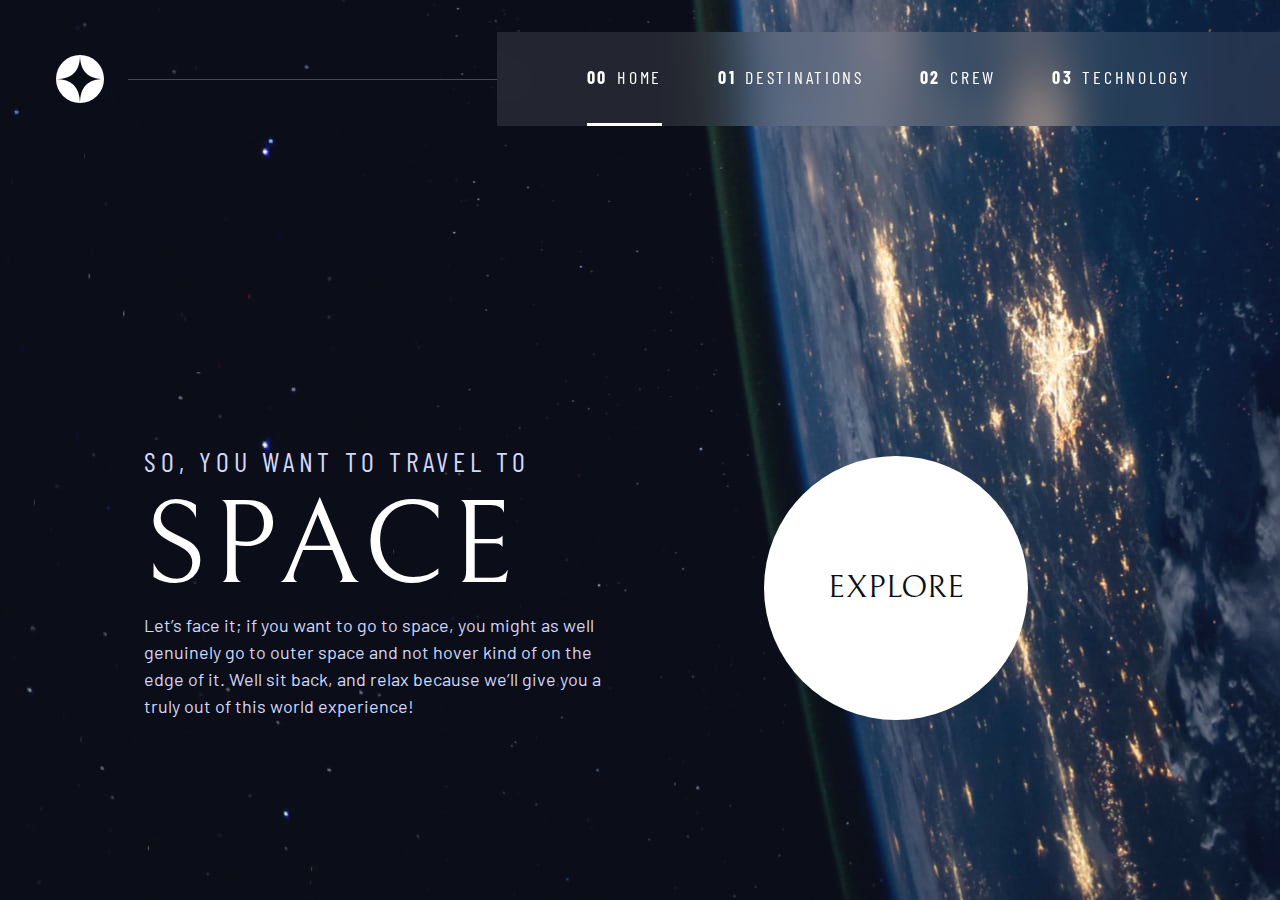
<file: index.html>
<!DOCTYPE html>
<html lang="en">

<head>
  <meta charset="UTF-8">
  <meta name="viewport" content="width=device-width, initial-scale=1.0">

  <link rel="icon" type="image/png" sizes="32x32" href="./assets/favicon-32x32.png">

  <title>Frontend Mentor | Space tourism website</title>
  <link rel="stylesheet" href="style.css">

  <script defer src="script.js"></script>
</head>

<body class="home">
  <a class="skip-to-content" href="#main">Skip to content</a>

  <header class=" primary-header flex">
    <div>
      <img src="./assets/shared/logo.svg" alt='space toursim logo' class="logo">
    </div>
    <button class="mobile-nav-toggle" aria-controls="primary-navigation"><span class="sr-only"
        aria-expanded="false">Menu</span></button>
    <nav>
      <ul id='primary-navigation' data-visible="false" class="primary-navigation underline-indicators flex">
        <li class="active"><a class="ff-sans-cond uppercase text-white letter-spacing-2" href="index.html"><span
              aria-hidden="true">00</span>Home</a>
        </li>
        <li><a class="ff-sans-cond uppercase text-white letter-spacing-2" href="destination.html"><span
              aria-hidden="true">01</span>Destinations</a>
        </li>
        <li><a class="ff-sans-cond uppercase text-white letter-spacing-2" href="crew.html"><span
              aria-hidden="true">02</span>Crew</a></li>
        <li><a class="ff-sans-cond uppercase text-white letter-spacing-2" href="technology.html"><span
              aria-hidden="true">03</span>Technology</a>
        </li>
      </ul>
    </nav>
  </header>

  <!-- try my own approach -->
  <!-- For Flex---- <div class="container flex even-columns" style="max-width: 60rem;"> -->


  <main id="main" class="grid-container grid-container--home">
    <div>
      <h1 class="text-accent fs-500 ff-sans-cond uppercase letter-spacing-1">So, you want to travel to
        <span class="fs-900 ff-serif text-white d-block"> Space</span>
      </h1>
      <p class="text-accent">Let’s face it; if you want to go to space, you might as well genuinely go to outer space
        and not hover kind of
        on the edge of it. Well sit back, and relax because we’ll give you a truly out of this world experience!
      </p>
    </div>
    <!-- For Flex---- <div style="display:flex; justify-content: flex-end; align-items: start;"> -->
    <div>
      <a href="destination.html" class="large-button uppercase ff-serif text-dark bg-white">Explore</a>
    </div>
  </main>

</body>

</html>
</file>
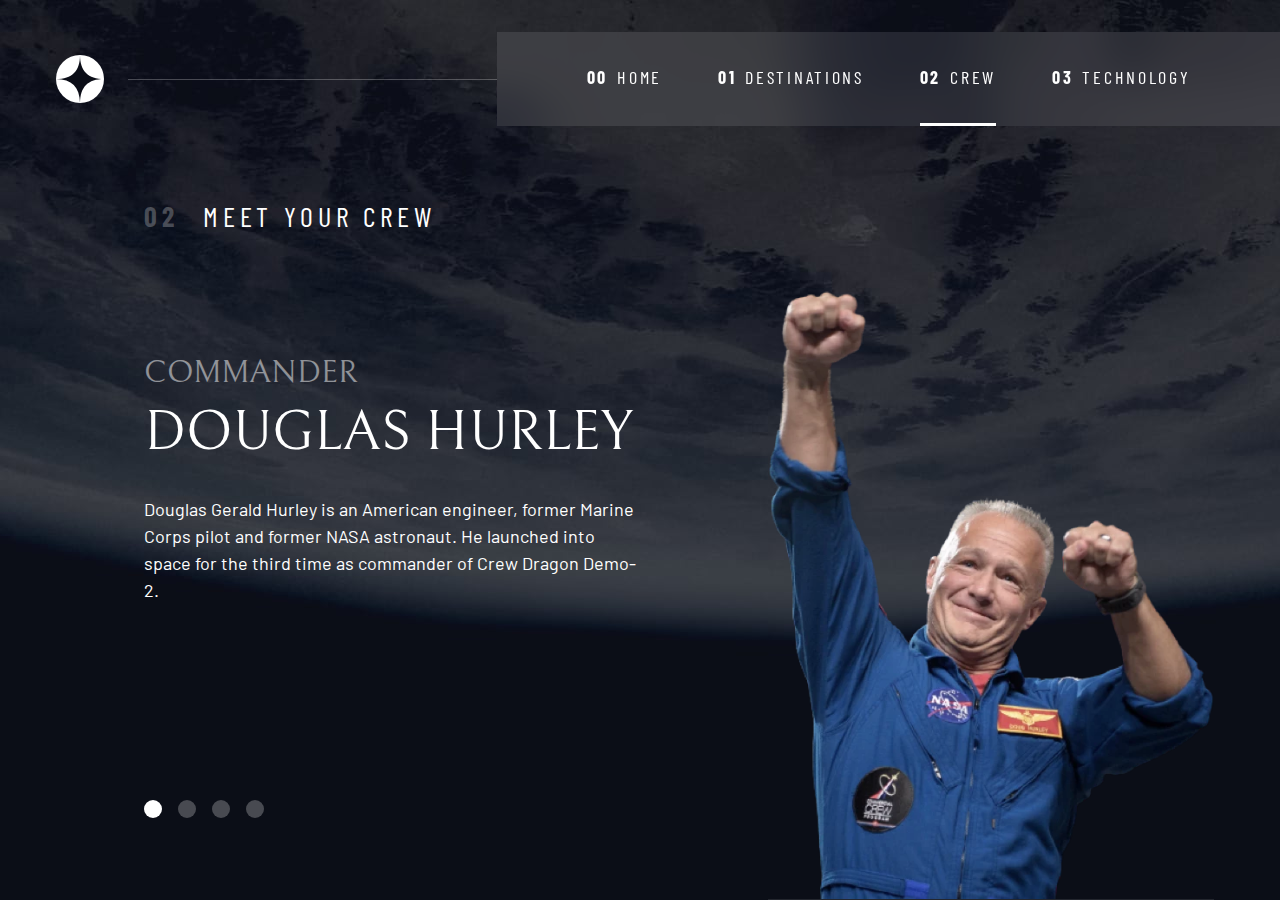
<file: crew.html>
<!DOCTYPE html>
<html lang="en">

<head>
  <meta charset="UTF-8">
  <meta name="viewport" content="width=device-width, initial-scale=1.0">

  <link rel="icon" type="image/png" sizes="32x32" href="./assets/favicon-32x32.png">

  <title>Frontend Mentor | Space tourism website</title>
  <link rel="stylesheet" href="style.css">

  <script defer src="script.js"></script>
  <script defer src="tabs.js"></script>
</head>

<body class="crew">
  <a class="skip-to-content" href="#main">Skip to content</a>

  <header class=" primary-header flex">
    <div>
      <img src="./assets/shared/logo.svg" alt='space toursim logo' class="logo">
    </div>
    <button class="mobile-nav-toggle" aria-controls="primary-navigation"><span class="sr-only"
        aria-expanded="false">Menu</span></button>
    <nav>
      <ul id='primary-navigation' data-visible="false" class="primary-navigation underline-indicators flex">
        <li><a class="ff-sans-cond uppercase text-white letter-spacing-2" href="index.html"><span
              aria-hidden="true">00</span>Home</a>
        </li>
        <li><a class="ff-sans-cond uppercase text-white letter-spacing-2" href="destination.html"><span
              aria-hidden="true">01</span>Destinations</a>
        </li>
        <li class="active"><a class="ff-sans-cond uppercase text-white letter-spacing-2" href="crew.html"><span
              aria-hidden="true">02</span>Crew</a></li>
        <li><a class="ff-sans-cond uppercase text-white letter-spacing-2" href="technology.html"><span
              aria-hidden="true">03</span>Technology</a>
        </li>
      </ul>
    </nav>
  </header>

  <main id="main" class="grid-container grid-container--crew flow">
    <h1 class="numbered-title"><span aria-hidden="true">02</span> Meet your crew</h1>

    <div class="dot-indicators flex" role="tablist" aria-label="crew memeber list">
      <button aria-selected="true" aria-controls="commander-tab" data-image="commander-image" role="tab"><span
          class="sr-only" tabindex="0">The commander</span></button>
      <button aria-selected="false" aria-controls="mission-tab" data-image="mission-image" role="tab"
        tabindex="-1"><span class="sr-only">The mission specialist</span></button>
      <button aria-selected="false" aria-controls="pilot-tab" data-image="pilot-image" role="tab" tabindex="-1"><span
          class="sr-only">The pilot</span></button>
      <button aria-selected="false" aria-controls="crew-tab" data-image="crew-image" role="tab" tabindex="-1"><span
          class="sr-only">The crew engineer</span></button>
    </div>

    <!-- commander -->
    <article class="crew-details flow" id="commander-tab" role="tabpanel" tabindex="0">
      <header class="flow flow--space-small">
        <h2 class="fs-600 ff-serif uppercase">Commander</h2>
        <p class="fs-700 uppercase ff-serif">Douglas Hurley</p>
      </header>
      <p>Douglas Gerald Hurley is an American engineer, former Marine Corps pilot
        and former NASA astronaut. He launched into space for the third time as
        commander of Crew Dragon Demo-2.</p>
    </article>


    <!-- mission specialist -->
    <article hidden class="crew-details flow" id="mission-tab" role="tabpanel" tabindex="0">
      <header class="flow flow--space-small">
        <h2 class="fs-600 ff-serif uppercase">Mission Specialist</h2>
        <p class="fs-700 uppercase ff-serif">Mark SHuttleworth</p>
      </header>
      <p>Mark Richard Shuttleworth is the founder and CEO of Canonical, the company behind
        the Linux-based Ubuntu operating system. Shuttleworth became the first South
        African to travel to space as a space tourist.</p>
    </article>

    <!-- pilot -->
    <article hidden class="crew-details flow" id="pilot-tab" role="tabpanel" tabindex="0">
      <header class="flow flow--space-small">
        <h2 class="fs-600 ff-serif uppercase">Pilot</h2>
        <p class="fs-700 uppercase ff-serif">Victor Glover</p>
      </header>
      <p>Pilot on the first operational flight of the SpaceX Crew Dragon to the
        International Space Station. Glover is a commander in the U.S. Navy where
        he pilots an F/A-18.He was a crew member of Expedition 64, and served as a
        station systems flight engineer.</p>
    </article>

    <!-- engineer -->
    <article hidden class="crew-details flow" id="crew-tab" role="tabpanel" tabindex="0">
      <header class="flow flow--space-small">
        <h2 class="fs-600 ff-serif uppercase">Flight Engineer</h2>
        <p class="fs-700 uppercase ff-serif">Anousheh Ansari</p>
      </header>
      <p>Anousheh Ansari is an Iranian American engineer and co-founder of Prodea Systems.
        Ansari was the fourth self-funded space tourist, the first self-funded woman to
        fly to the ISS, and the first Iranian in space.</p>
    </article>


    <picture id="commander-image">
      <source srcset="assets/crew/image-douglas-hurley.webp" type="image/webp">
      <img src="assets/crew/image-douglas-hurley.png" alt="Douglas Hurley">
    </picture>
    <picture hidden id="mission-image">
      <source srcset="assets/crew/image-mark-shuttleworth.webp" type="image/webp">
      <img src="assets/crew/image-mark-shuttleworth.png" alt="Douglas Hurley">
    </picture>
    <picture hidden id="pilot-image">
      <source srcset="assets/crew/image-victor-glover.webp" type="image/webp">
      <img src="assets/crew/image-victor-glover.png" alt="Douglas Hurley">
    </picture>
    <picture hidden id="crew-image">
      <source srcset="assets/crew/image-anousheh-ansari.webp" type="image/webp">
      <img src="assets/crew/image-anousheh-ansari.png" alt="Douglas Hurley">
    </picture>
  </main>
</body>

</html>
</file>
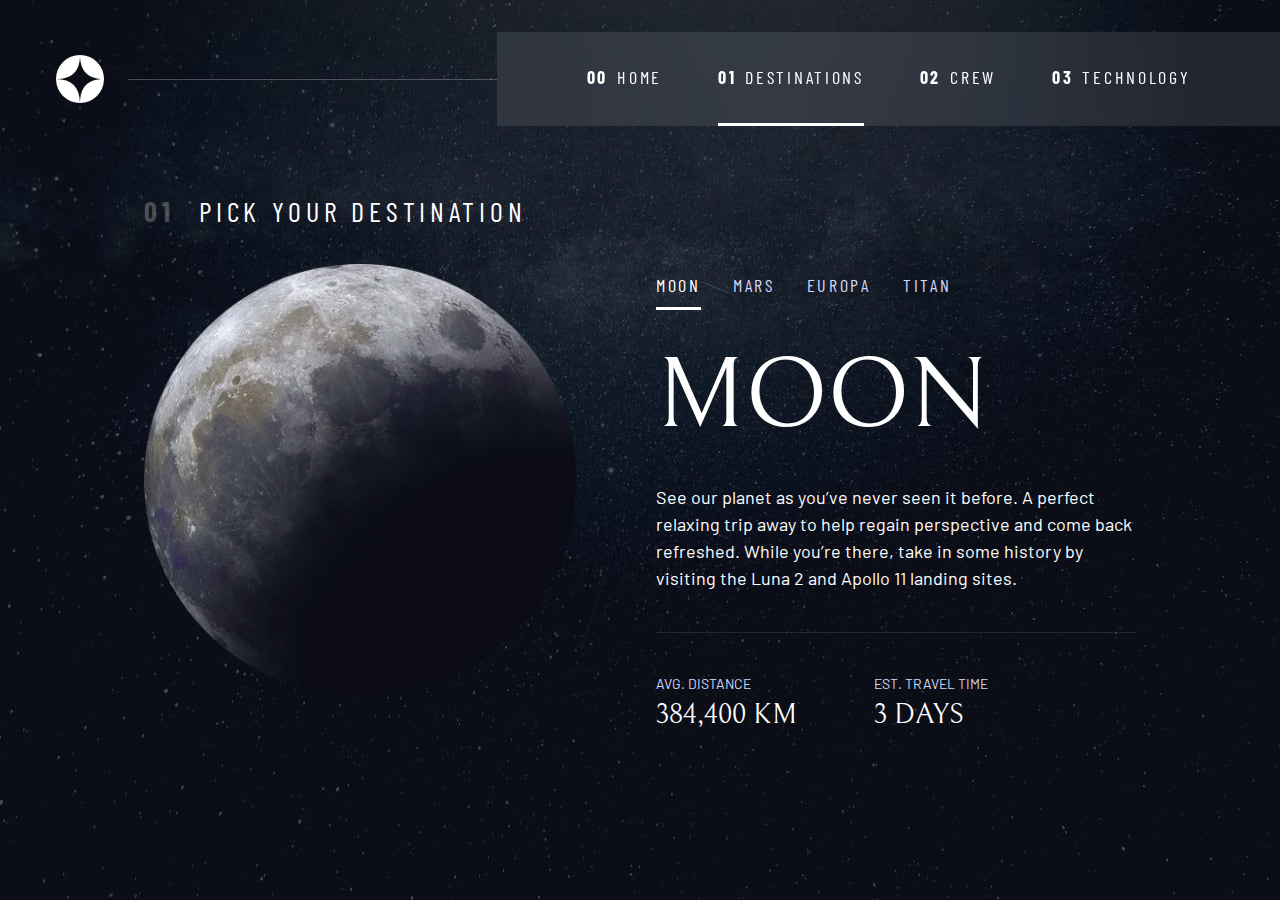
<file: destination.html>
<!DOCTYPE html>
<html lang="en">

<head>
  <meta charset="UTF-8">
  <meta name="viewport" content="width=device-width, initial-scale=1.0">

  <link rel="icon" type="image/png" sizes="32x32" href="./assets/favicon-32x32.png">

  <title>Frontend Mentor | Space tourism website</title>
  <link rel="stylesheet" href="style.css">

  <script defer src="script.js"></script>
  <script defer src="tabs.js"></script>
</head>

<body class="destination">
  <a class="skip-to-content" href="#main">Skip to content</a>

  <header class=" primary-header flex">
    <div>
      <img src="./assets/shared/logo.svg" alt='space toursim logo' class="logo">
    </div>
    <button class="mobile-nav-toggle" aria-controls="primary-navigation"><span class="sr-only"
        aria-expanded="false">Menu</span></button>
    <nav>
      <ul id='primary-navigation' data-visible="false" class="primary-navigation underline-indicators flex">
        <li><a class="ff-sans-cond uppercase text-white letter-spacing-2" href="index.html"><span
              aria-hidden="true">00</span>Home</a>
        </li>
        <li class="active"><a class="ff-sans-cond uppercase text-white letter-spacing-2" href="destination.html"><span
              aria-hidden="true">01</span>Destinations</a>
        </li>
        <li><a class="ff-sans-cond uppercase text-white letter-spacing-2" href="crew.html"><span
              aria-hidden="true">02</span>Crew</a></li>
        <li><a class="ff-sans-cond uppercase text-white letter-spacing-2" href="technology.html"><span
              aria-hidden="true">03</span>Technology</a>
        </li>
      </ul>
    </nav>
  </header>



  <main id="main" class="grid-container grid-container--destination flow">

    <h1 class="numbered-title"><span aria-hidden="true">01</span> Pick your destination</h1>


    <picture id="moon-image">
      <source srcset="assets/destination/image-moon.webp" type="image/webp">
      <!-- <source srcset="assets/destination/image-moon.avif" type="image/avif"> -->
      <img src="assets/destination/image-moon.png" alt="the moon">
    </picture>
    <picture hidden id="mars-image">
      <source srcset="assets/destination/image-mars.webp" type="image/webp">
      <img src="assets/destination/image-mars.png" alt="the planet mars">
    </picture>
    <picture hidden id="europa-image">
      <source srcset="assets/destination/image-europa.webp" type="image/webp">
      <img src="assets/destination/image-europa.png" alt="the planet europa">
    </picture>
    <picture hidden id="titan-image">
      <source srcset="assets/destination/image-titan.webp" type="image/webp">
      <img src="assets/destination/image-titan.png" alt="the moon titan">
    </picture>


    <div class="tab-list underline-indicators flex" role="tablist" aria-label="destination list">
      <button aria-selected="true" role="tab" aria-controls="moon-tab"
        class="uppercase ff-sans-cond text-accent letter-spacing-2" tabindex="0" data-image="moon-image">Moon</button>
      <button aria-selected="false" role="tab" aria-controls="mars-tab"
        class="uppercase ff-sans-cond text-accent letter-spacing-2" tabindex="-1" data-image="mars-image">Mars</button>
      <button aria-selected="false" role="tab" aria-controls="europa-tab"
        class="uppercase ff-sans-cond text-accent letter-spacing-2" tabindex="-1"
        data-image="europa-image">Europa</button>
      <button aria-selected="false" role="tab" aria-controls="titan-tab"
        class="uppercase ff-sans-cond text-accent letter-spacing-2" tabindex="-1"
        data-image="titan-image">Titan</button>
    </div>

    <!-- The moon -->
    <article class="destination-info flow" id="moon-tab" tabindex="0" role="tabpanel">
      <h2 class="fs-800 uppercase ff-serif">Moon</h2>

      <p>See our planet as you’ve never seen it before. A perfect relaxing trip away to help
        regain perspective and come back refreshed. While you’re there, take in some history
        by visiting the Luna 2 and Apollo 11 landing sites.</p>

      <div class="destination-meta flex">
        <div>
          <h3 class="text-accent fs-200 uppercase">Avg. distance</h3>
          <p class="ff-serif uppercase">384,400 km</p>
        </div>
        <div>
          <h3 class="text-accent fs-200 uppercase">Est. travel time</h3>
          <p class="ff-serif uppercase">3 days</p>
        </div>
      </div>
    </article>

    <!-- Mars -->
    <article hidden class="destination-info flow" id="mars-tab" tabindex="0" role="tabpanel">
      <h2 class="fs-800 uppercase ff-serif">Mars</h2>

      <p>Don’t forget to pack your hiking boots. You’ll need them to tackle Olympus Mons,
        the tallest planetary mountain in our solar system. It’s two and a half times
        the size of Everest!</p>

      <div class="destination-meta flex">
        <div>
          <h3 class="text-accent fs-200 uppercase">Avg. distance</h3>
          <p class="ff-serif uppercase">225 mil. km</p>
        </div>
        <div>
          <h3 class="text-accent fs-200 uppercase">Est. travel time</h3>
          <p class="ff-serif uppercase">9 months</p>
        </div>
      </div>
    </article>

    <!-- Europa -->
    <article hidden class="destination-info flow" id="europa-tab" tabindex="0" role="tabpanel">
      <h2 class="fs-800 uppercase ff-serif">Europa</h2>

      <p>The smallest of the four Galilean moons orbiting Jupiter, Europa is a
        winter lover’s dream. With an icy surface, it’s perfect for a bit of
        ice skating, curling, hockey, or simple relaxation in your snug
        wintery cabin.</p>
      <div class="destination-meta flex">
        <div>
          <h3 class="text-accent fs-200 uppercase">Avg. distance</h3>
          <p class="ff-serif uppercase">628 mil. km</p>
        </div>
        <div>
          <h3 class="text-accent fs-200 uppercase">Est. travel time</h3>
          <p class="ff-serif uppercase">3 years</p>
        </div>
      </div>
    </article>

    <!-- Titan -->
    <article hidden class="destination-info flow" id="titan-tab" role="tabpanel">
      <h2 class="fs-800 uppercase ff-serif">Titan</h2>

      <p>The only moon known to have a dense atmosphere other than Earth, Titan
        is a home away from home (just a few hundred degrees colder!). As a
        bonus, you get striking views of the Rings of Saturn.</p>

      <div class="destination-meta flex">
        <div>
          <h3 class="text-accent fs-200 uppercase">Avg. distance</h3>
          <p class="ff-serif uppercase">1.6 bil. km</p>
        </div>
        <div>
          <h3 class="text-accent fs-200 uppercase">Est. travel time</h3>
          <p class="ff-serif uppercase">7 years</p>
        </div>
      </div>
    </article>

  </main>
</body>

</html>
</file>
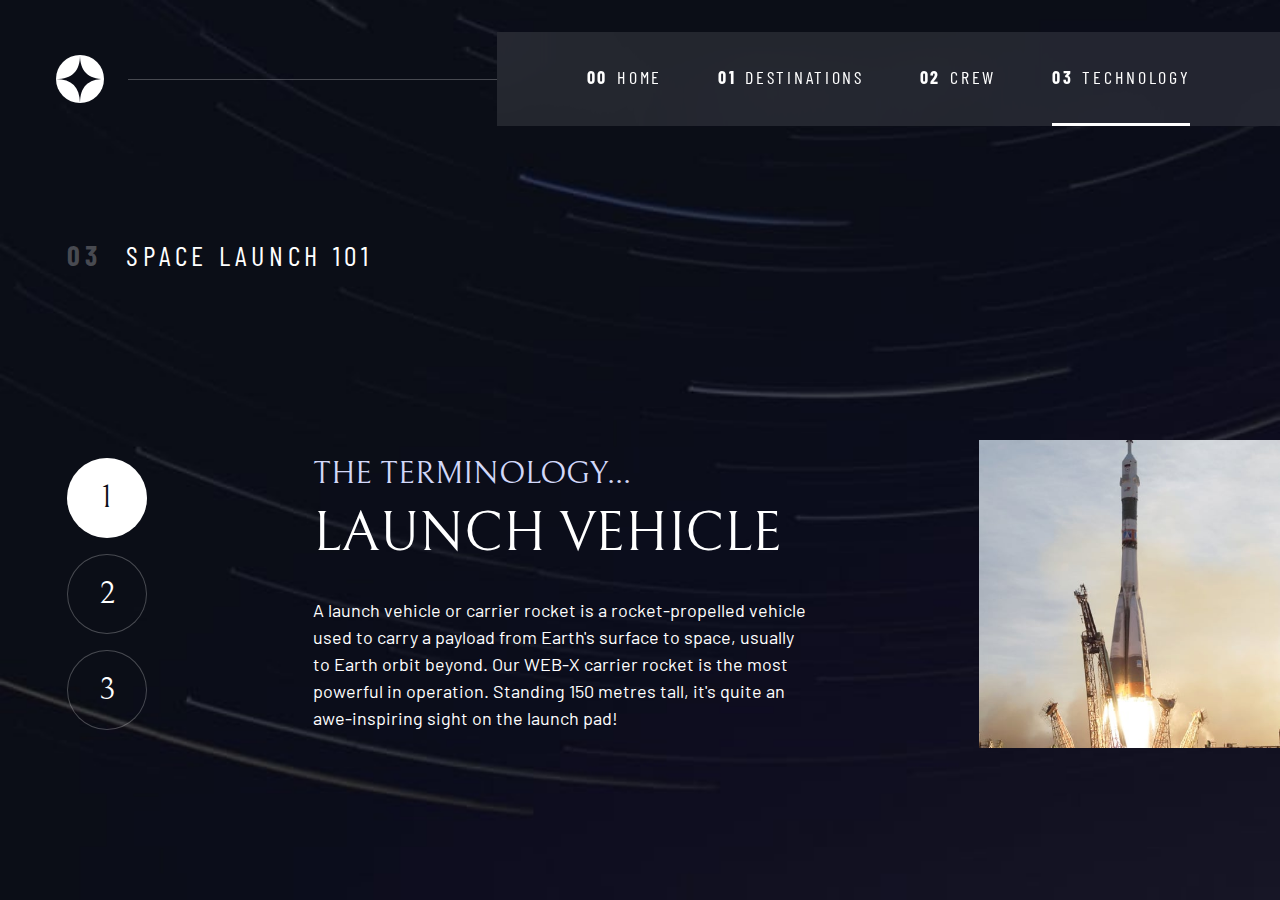
<file: technology.html>
<!DOCTYPE html>
<html lang="en">

<head>
  <meta charset="UTF-8">
  <meta name="viewport" content="width=device-width, initial-scale=1.0">

  <link rel="icon" type="image/png" sizes="32x32" href="./assets/favicon-32x32.png">

  <title>Frontend Mentor | Space tourism website</title>

  <link rel="stylesheet" href="style.css">
  <script defer src="script.js"></script>
  <script defer src="tabs.js"></script>
</head>

<body class="technology">
  <a class="skip-to-content" href="#main">Skip to content</a>

  <header class=" primary-header flex">
    <div>
      <img src="./assets/shared/logo.svg" alt='space toursim logo' class="logo">
    </div>
    <button class="mobile-nav-toggle" aria-controls="primary-navigation"><span class="sr-only"
        aria-expanded="false">Menu</span></button>
    <nav>
      <ul id='primary-navigation' data-visible="false" class="primary-navigation underline-indicators flex">
        <li><a class="ff-sans-cond uppercase text-white letter-spacing-2" href="index.html"><span
              aria-hidden="true">00</span>Home</a>
        </li>
        <li><a class="ff-sans-cond uppercase text-white letter-spacing-2" href="destination.html"><span
              aria-hidden="true">01</span>Destinations</a>
        </li>
        <li><a class="ff-sans-cond uppercase text-white letter-spacing-2" href="crew.html"><span
              aria-hidden="true">02</span>Crew</a></li>
        <li class="active"><a class="ff-sans-cond uppercase text-white letter-spacing-2" href="technology.html"><span
              aria-hidden="true">03</span>Technology</a>
        </li>
      </ul>
    </nav>
  </header>

  <main id="main" class="grid-container grid-container--technology flow">
    <h1 class="numbered-title"><span aria-hidden="true">03</span> Space launch 101</h1>

    <!-- number indicators -->
    <div class="number-indicators flex" role="tablist" aria-label="technology details list">
      <button aria-selected="true" aria-controls="launch-tab" data-image="launch-image" role="tab"
        class="ff-serif fs-600"><span class="sr-only" tabindex="0">number
          title</span>1</button>
      <button aria-selected="false" aria-controls="spaceport-tab" data-image="spaceport-image" role="tab"
        class="ff-serif fs-600"><span class="sr-only">number
          title</span>2</button>
      <button aria-selected="false" aria-controls="space-capsule-tab" data-image="capsule-image" role="tab"
        class="ff-serif fs-600"><span class="sr-only">number
          title</span>3</button>
    </div>

    <!-- Launch Vehicle -->
    <article class="technology-details flow" id="launch-tab" role="tabpanel" tabindex="0">
      <header class="flow flow--space-small">
        <h2 class="fs-600 ff-serif uppercase text-accent">The terminology...</h2>
        <p class="fs-700 uppercase ff-serif">LAUNCH VEHICLE</p>
      </header>
      <p>A launch vehicle or carrier rocket is a rocket-propelled vehicle used to carry a payload from Earth's surface
        to
        space, usually to Earth orbit beyond. Our WEB-X carrier rocket is the most powerful in operation. Standing 150
        metres tall, it's quite an awe-inspiring sight on the launch pad!</p>
    </article>

    <!-- Spaceport -->
    <article hidden class="technology-details flow" id="spaceport-tab" role="tabpanel" tabindex="0">
      <header class="flow flow--space-small">
        <h2 class="fs-600 ff-serif uppercase text-accent">The terminology...</h2>
        <p class="fs-700 uppercase ff-serif">Spaceport</p>
      </header>
      <p>A spaceport or cosmodrome is a site for launching (or receiving) spacecraft, by analogy to the seaport for
        ships or airport for aircraft. Based in the famous Cape Canaveral, our spaceport is ideally situated to take
        advantage of the Earth’s rotation for launch.</p>
    </article>

    <!-- Space Capsule -->
    <article hidden class="technology-details flow" id="space-capsule-tab" role="tabpanel" tabindex="0">
      <header class="flow flow--space-small">
        <h2 class="fs-600 ff-serif uppercase text-accent">The terminology...</h2>
        <p class="fs-700 uppercase ff-serif">Space Capsule</p>
      </header>
      <p>A space capsule is an often-crewed spacecraft that uses a blunt-body reentry capsule to reenter the Earth's
        atmosphere without wings. Our capsule is where you'll spend your time during the flight. It includes a space
        gym, cinema, and plenty of other activities to keep you entertained.</p>
    </article>

    <picture id="launch-image">
      <img class="mobile-img" src="./assets/technology/image-launch-vehicle-landscape.jpg" alt="Launch Vehicle">
      <img class="desktop-img" src="./assets/technology/image-launch-vehicle-portrait.jpg" alt="Launch Vehicle">
    </picture>
    <picture hidden id="spaceport-image">
      <img class="mobile-img" src="./assets/technology/image-spaceport-landscape.jpg" alt="Spaceport">
      <img class="desktop-img" src="./assets/technology/image-spaceport-portrait.jpg" alt="Spaceport">
    </picture>
    <picture hidden id="capsule-image">
      <img class="mobile-img" src="./assets/technology/image-space-capsule-landscape.jpg" alt="Space Capsule">
      <img class="desktop-img" src="./assets/technology/image-space-capsule-portrait.jpg" alt="Space Capsule">
    </picture>
  </main>
</body>

</html>
</file>
<file: style.css>
@import url('https://fonts.googleapis.com/css2?family=Barlow+Condensed:wght@400;700&family=Barlow:wght@400;700&family=Bellefair&display=swap');

/* ------------------------
   Custom Properties
------------------------ */

:root {
  --clr-dark: 230 35% 7%;
  --clr-light: 231 77% 90%;
  --clr-white: 0 0% 100%;

  --fs-900: clamp(5rem, 8vw + 1rem, 9.375rem);
  --fs-800: 3.5rem;
  --fs-700: 1.5rem;
  --fs-600: 1rem;
  --fs-500: 1rem;
  --fs-400: 0.9375rem;
  --fs-300: 1rem;
  --fs-200: 0.875rem;

  --ff-serif: 'Bellefair', serif;
  --ff-sans-cond: 'Barlow Condensed', sans-serif;
  --ff-sans-normal: 'Barlow', sans-serif;
}

@media (min-width: 35em) {
  :root {
    --fs-800: 5rem;
    --fs-700: 2.5rem;
    --fs-600: 1.5rem;
    --fs-500: 1.25rem;
    --fs-400: 1rem;
  }
}

@media (min-width: 45em) {
  :root {
    --fs-800: 6.25rem;
    --fs-700: 3.5rem;
    --fs-600: 2rem;
    --fs-500: 1.75rem;
    --fs-400: 1.125rem;
  }
}

/* ------------------------
   Reset
------------------------ */

*,
*::before,
*::after {
  box-sizing: border-box;
}

* {
  margin: 0;
}

h1,
h2,
h3,
h4,
h5,
h6,
p {
  font-weight: 400;
}

body {
  font-family: var(--ff-sans-normal);
  font-size: var(--fs-400);
  color: hsl(var(--clr-white));
  background-color: hsl(var(--clr-dark));
  line-height: 1.5; /* by default 1.4 */
  min-height: 100vh;

  display: grid;
  grid-template-rows: min-content 1fr;

  overflow-x: hidden;
}

/* images easier to work */
img,
picture {
  max-width: 100%;
}

img {
  display: block;
}

/* form elements */
input,
button,
textarea,
select {
  font: inherit; /* by default they dont get inherited */
}

/* remove animations for people who've turned them off */
@media (prefers-reduced-motion: reduce) {
  *,
  *::before,
  *::after {
    animation-duration: 0.01ms !important;
    animation-iteration-count: 1 !important;
    transition-duration: 0.01ms !important;
    scroll-behavior: auto !important;
  }
}

/* ------------------------
   Utility Classes
------------------------ */

/* General */

.flex {
  display: flex;
  gap: var(--gap, 1rem);
}

.flex.even-columns > * {
  width: 100%;
  outline: 1px solid blanchedalmond;
}

.grid {
  display: grid;
  gap: var(--gap, 1rem);
}

.d-block {
  display: block;
}

.flow > *:where(:not(:first-child)) {
  margin-top: var(--flow-space, 1rem);
  /* outline: 1px solid red; */
}

.flow--space-small {
  --flow-space: 0.75rem;
}

.container {
  margin-inline: auto;
  padding-inline: 2em;
  max-width: 80rem;
}

/* ScreenReader only */
.sr-only {
  position: absolute;
  width: 1px;
  height: 1px;
  padding: 0;
  margin: -1px;
  overflow: hidden;
  clip: rect(0, 0, 0, 0);
  white-space: nowrap; /* added line */
  border: 0;
}

.skip-to-content {
  position: absolute;
  z-index: 9999;
  background-color: hsl(var(--clr-white));
  color: hsl(var(--clr-dark));
  padding: 0.5em 1em;
  margin-inline: auto;
  transform: translateY(-100%);
  transition: transform 250ms ease-in-out;
}

.skip-to-content:focus {
  transform: translateY(0);
}

/* colors */
.bg-dark {
  background-color: hsl(var(--clr-dark));
}
.bg-accent {
  background-color: hsl(var(--clr-light));
}
.bg-white {
  background-color: hsl(var(--clr-white));
}

.text-dark {
  color: hsl(var(--clr-dark));
}
.text-accent {
  color: hsl(var(--clr-light));
}
.text-white {
  color: hsl(var(--clr-white));
}

.ff-serif {
  font-family: var(--ff-serif);
}
.ff-sans-cond {
  font-family: var(--ff-sans-cond);
}
.ff-sans-normal {
  font-family: var(--ff-sans-normal);
}

.letter-spacing-1 {
  letter-spacing: 4.75px;
}
.letter-spacing-2 {
  letter-spacing: 2.7px;
}
.letter-spacing-3 {
  letter-spacing: 2.35px;
}

.uppercase {
  text-transform: uppercase;
}

.fs-900 {
  font-size: var(--fs-900);
}
.fs-800 {
  font-size: var(--fs-800);
}
.fs-700 {
  font-size: var(--fs-700);
}
.fs-600 {
  font-size: var(--fs-600);
}
.fs-500 {
  font-size: var(--fs-500);
}
.fs-400 {
  font-size: var(--fs-400);
}
.fs-300 {
  font-size: var(--fs-300);
}
.fs-200 {
  font-size: var(--fs-200);
}

.fs-900,
.fs-800,
.fs-700,
.fs-600 {
  line-height: 1.1;
}

.numbered-title {
  font-family: var(--ff-sans-cond);
  font-size: var(--fs-500);
  text-transform: uppercase;
  letter-spacing: 4.72px;
}

.numbered-title span {
  margin-right: 0.5em;
  font-weight: 700;
  color: hsl(var(--clr-white) / 0.25);
}

/* ------------------------
   Components
------------------------ */

.large-button {
  font-size: 2rem;
  position: relative;
  display: inline-grid;
  /* z-index: 1; understand this */
  place-items: center;
  padding-inline: 2em;
  border-radius: 50%;
  aspect-ratio: 1;
  text-decoration: none;
}

.large-button::after {
  content: '';
  position: absolute;
  z-index: -1;
  background: hsl(var(--clr-white) / 0.1);
  width: 100%;
  height: 100%;
  border-radius: 50%;
  opacity: 0;
  transition: opacity 500ms linear, transform 750ms ease-in-out;
}

.large-button:hover::after,
.large-button:focus::after {
  opacity: 1;
  transform: scale(1.5);
}

/* Primary-header */

.logo {
  margin: 1.5rem clamp(1.5rem, 5vw, 3.5rem);
}

.primary-header {
  justify-content: space-between;
  align-items: center;
}

.primary-navigation {
  --gap: clamp(1.5rem, 5vw, 3.5rem);
  --underline-gap: 2rem;
  list-style: none;
  padding: 0;
  margin: 0;
  background: hsl(var(--clr-dark) / 0.95);
}

@supports (backdrop-filter: blur(1rem)) {
  .primary-navigation {
    background: hsl(var(--clr-white) / 0.1);
    backdrop-filter: blur(1.5rem);
  }
}

.primary-navigation a {
  text-decoration: none;
}

.primary-navigation a > span {
  font-weight: 700;
  margin-right: 0.5em;
}

.mobile-nav-toggle {
  display: none;
}

@media (max-width: 35rem) {
  .primary-navigation {
    --underline-gap: 0.5rem;
    position: fixed;
    z-index: 999;
    inset: 0 0 0 30%;
    list-style: none;
    padding: min(20rem, 15vh) 2rem;
    margin: 0;
    flex-direction: column;
    transform: translateX(100%);

    transition: transform 500ms ease-in-out;
  }

  .primary-navigation[data-visible='true'] {
    transform: translateX(0);
  }

  .primary-navigation.underline-indicators > .active {
    border: 0;
  }

  .mobile-nav-toggle {
    display: block;
    position: absolute;
    z-index: 9999;
    right: 1rem;
    top: 2rem;
    background: transparent;
    background-image: url(./assets/shared/icon-hamburger.svg);
    background-repeat: no-repeat;
    background-position: center;
    width: 1.5rem;
    aspect-ratio: 1;
    border: 0;
  }

  .mobile-nav-toggle[aria-expanded='true'] {
    background-image: url(./assets/shared/icon-close.svg);
  }

  .mobile-nav-toggle:focus-visible {
    outline: 5px solid white;
    outline-offset: 5px;
  }
}

@media (min-width: 35em) {
  .primary-navigation {
    padding-inline: clamp(3rem, 7vw, 7rem);
  }
}

@media (min-width: 35em) and (max-width: 44.999em) {
  .primary-navigation a > span {
    display: none;
  }
}

@media (min-width: 45em) {
  .primary-header::after {
    content: '';
    display: block;
    position: relative;
    height: 1px;
    width: 100%;
    background: hsl(var(--clr-white) / 0.25);
    margin-right: -2.5rem;

    order: 1;
  }

  nav {
    order: 2;
  }

  .primary-navigation {
    margin-block: 2rem;
  }
}

.underline-indicators > * {
  cursor: pointer;
  padding: var(--underline-gap, 0.5rem) 0;
  border: 0; /* eliminate borders if they have */
  border-bottom: 0.2rem solid hsl(var(--clr-white) / 0);
  background-color: transparent;
}

.underline-indicators > *:hover,
.underline-indicators > *:focus {
  border-color: hsl(var(--clr-white) / 0.5);
}

.underline-indicators > .active,
.underline-indicators > [aria-selected='true'] {
  color: hsl(var(--clr-white) / 1);
  border-color: hsl(var(--clr-white) / 1);
}

.tab-list {
  --gap: 2rem;
}

.dot-indicators > * {
  cursor: pointer;
  border: 0;
  border-radius: 50%;
  padding: 0.5em;
  background-color: hsl(var(--clr-white) / 0.25);
}

.dot-indicators > *:hover,
.dot-indicators > *:focus {
  background-color: hsl(var(--clr-white) / 0.5);
}

.dot-indicators > [aria-selected='true'] {
  background-color: hsl(var(--clr-white) / 1);
}

.number-indicators > * {
  cursor: pointer;
  width: min(5rem, 8vw);
  aspect-ratio: 1;
  background: transparent;
  color: hsl(var(--clr-white));
  border-radius: 50%;
  border: 0;
  box-shadow: inset 0 0 0 1px hsl(var(--clr-white) / 0.25);
}

.number-indicators > *:hover,
.number-indicators > *:focus {
  box-shadow: inset 0 0 0 1px hsl(var(--clr-white) / 0.5);
}

.number-indicators > [aria-selected='true'] {
  color: hsl(var(--clr-dark));
  background-color: hsl(var(--clr-white));
}

/* ------------------------
   Page Specific Background
------------------------ */

body {
  background-size: cover;
  background-position: bottom center;
}

/* Home */

.home {
  background-image: url(./assets/home/background-home-mobile.jpg);
}

@media (min-width: 35em) {
  .home {
    background-position: center center;
    background-image: url(./assets/home/background-home-tablet.jpg);
  }
}
@media (min-width: 45em) {
  .home {
    background-image: url(./assets/home/background-home-desktop.jpg);
  }
}

/* Destination */

.destination {
  background-image: url(./assets/destination/background-destination-mobile.jpg);
}

@media (min-width: 35rem) {
  .destination {
    background-position: center center;
    background-image: url(./assets/destination/background-destination-tablet.jpg);
  }
}
@media (min-width: 45rem) {
  .destination {
    background-image: url(./assets/destination/background-destination-desktop.jpg);
  }
}

/* Crew */

.crew {
  background-image: url(./assets/home/background-crew-mobile.jpg);
}

@media (min-width: 35rem) {
  .crew {
    background-position: center center;
    background-image: url(./assets/crew/background-crew-tablet.jpg);
  }
}

@media (min-width: 45rem) {
  .crew {
    background-image: url(./assets/crew/background-crew-desktop.jpg);
  }
}

/* Technology */

.technology {
  background-image: url(./assets/technology/background-technology-mobile.jpg);
}

@media (min-width: 35rem) {
  .technology {
    background-image: url(./assets/technology/background-technology-tablet.jpg);
  }
}

@media (min-width: 45rem) {
  .technology {
    background-color: url(./assets/technology/background-technology-desktop.jpg);
  }
}

/* ------------------------
   Layout
------------------------ */

.grid-container {
  display: grid;
  text-align: center;
  place-items: center;
  padding-inline: 1rem;
  padding-bottom: 4rem;
  /* place-content: center;
  row-gap: 10%; */
  /* outline: 5px solid coral; */
  /* border: 5px solid coral; */
}

.grid-container p:not([class]) {
  max-width: 50ch;
}

.numbered-title {
  grid-area: title;
}

/* Destinatino layout */

.grid-container--destination {
  --flow-space: 2rem;
  grid-template-areas:
    'title'
    'image'
    'tabs'
    'content';
}

.grid-container--destination > picture {
  grid-area: image;
  max-width: 60%;
  align-self: start;
}

.grid-container--destination > .tab-list {
  grid-area: tabs;
}

.grid-container--destination > .destination-info {
  grid-area: content;
}

.destination-meta {
  flex-direction: column;
  border-top: 1px solid hsl(var(--clr-white) / 0.1);
  padding-top: 2.5rem;
  margin-top: 2.5rem;
}

.destination-meta p {
  font-size: 1.75rem;
}

/* Crew Layout */

.grid-container--crew {
  --flow-space: 2rem;
  grid-template-areas:
    'title'
    'image'
    'tabs'
    'content';
}

.grid-container--crew > picture {
  grid-area: image;
  max-width: 60%;
  border-bottom: 1px solid hsl(var(--clr-white) / 0.1);
}

.grid-container--crew > .dot-indicators {
  grid-area: tabs;
}

.grid-container--crew > .crew-details {
  grid-area: content;
}

.crew-details h2 {
  opacity: 0.5;
}

/* Technology */
.grid-container--technology {
  --flow-space: 2rem;
  grid-template-areas:
    'title'
    'image'
    'tabs'
    'content';
}

.grid-container--technology > picture {
  grid-area: image;
}

.grid-container--technology > .number-indicators {
  grid-area: tabs;
}

.grid-container--technology > .technology-details {
  grid-area: content;
}

.mobile-img {
  display: block;
}

.desktop-img {
  display: none;
}

@media (min-width: 35em) {
  .numbered-title {
    justify-self: start;
    margin-top: 2rem;
  }

  .destination-meta {
    flex-direction: row;
    justify-content: space-evenly;
  }

  .grid-container--crew {
    padding-bottom: 0;
    grid-template-areas:
      'title'
      'content'
      'tabs'
      'image';
  }
}

@media (min-width: 45em) {
  .grid-container {
    text-align: left;
    column-gap: var(--container-gap, 2rem);
    grid-template-columns:
      minmax(1rem, 1fr)
      repeat(2, minmax(0, 30rem)) minmax(1rem, 1fr);
  }

  .grid-container--home {
    padding-bottom: max(6rem, 20vh);
    align-items: end;
  }

  .grid-container--home > *:first-child {
    grid-column: 2;
    /* outline: 1px solid lime; */
  }

  .grid-container--home > *:last-child {
    grid-column: 3;
    /* outline: 1px solid cyan; */
  }

  .grid-container--destination {
    justify-items: start;
    align-content: start;
    grid-template-areas:
      '. title title .'
      '. image tabs .'
      '. image content .';
  }

  .grid-container--destination > picture {
    max-width: 90%;
  }

  .destination-meta {
    --gap: min(6vw, 6rem);
    justify-content: start;
  }

  .grid-container--crew {
    grid-template-columns:
      minmax(1rem, 1fr)
      minmax(0, 37rem) minmax(0, 23rem) minmax(1rem, 1fr);
    justify-items: start;
    grid-template-areas:
      '. title title .'
      '. content image .'
      '. tabs image .';
  }

  .grid-container--crew > picture {
    grid-column: span 2;
    align-self: end;
    max-width: 90%;
  }

  .grid-container--technology {
    grid-template-columns:
      minmax(1rem, 0.25fr) 1fr
      minmax(0, 48rem) minmax(0, 12rem) minmax(1rem, 1fr);
    grid-template-areas:
      '. title title title title'
      '. tabs content image image'
      '. tabs content image image';
    padding-right: 0;
  }

  .number-indicators {
    flex-direction: column;
  }

  .grid-container--technology > picture {
    justify-self: end;
    max-width: 100%;
  }

  .mobile-img {
    display: none;
  }

  .desktop-img {
    display: block;
  }
}

/* [role='tab']:focus {
  color: limegreen;
} */
</file>
